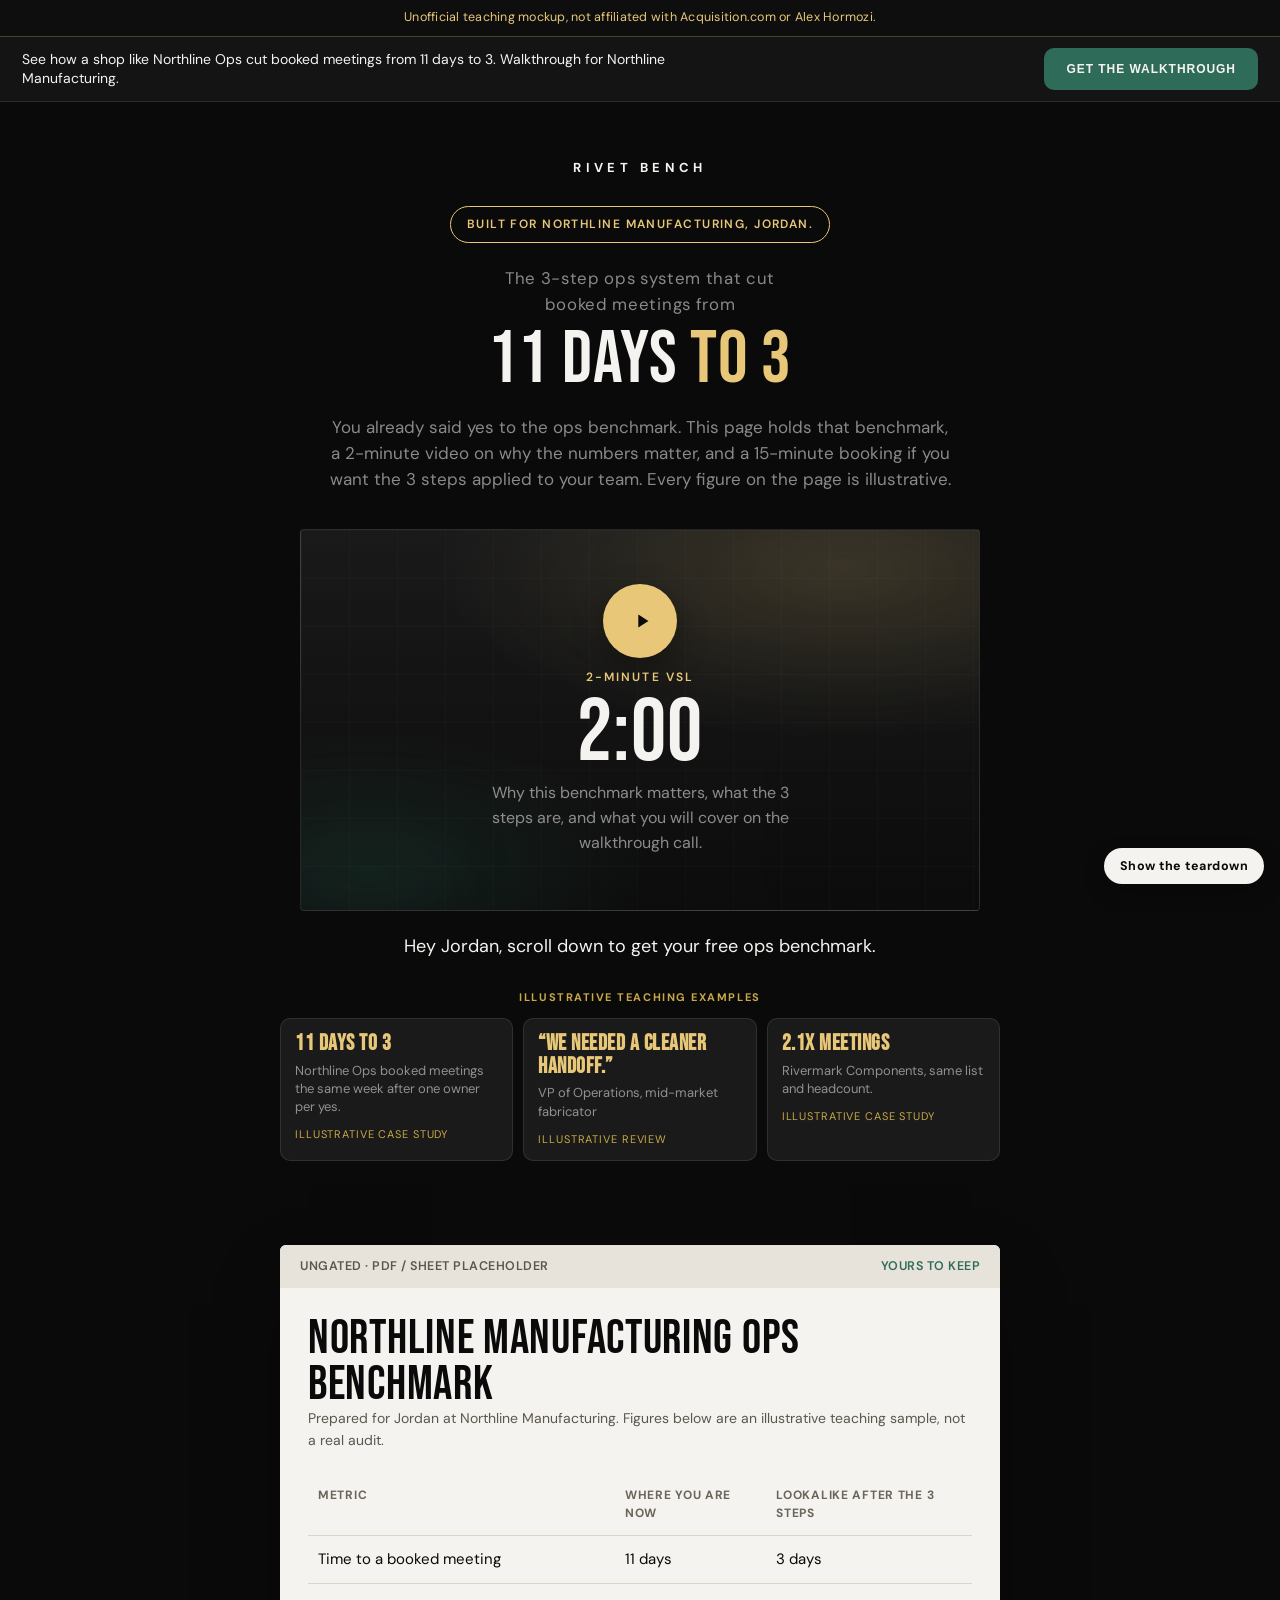
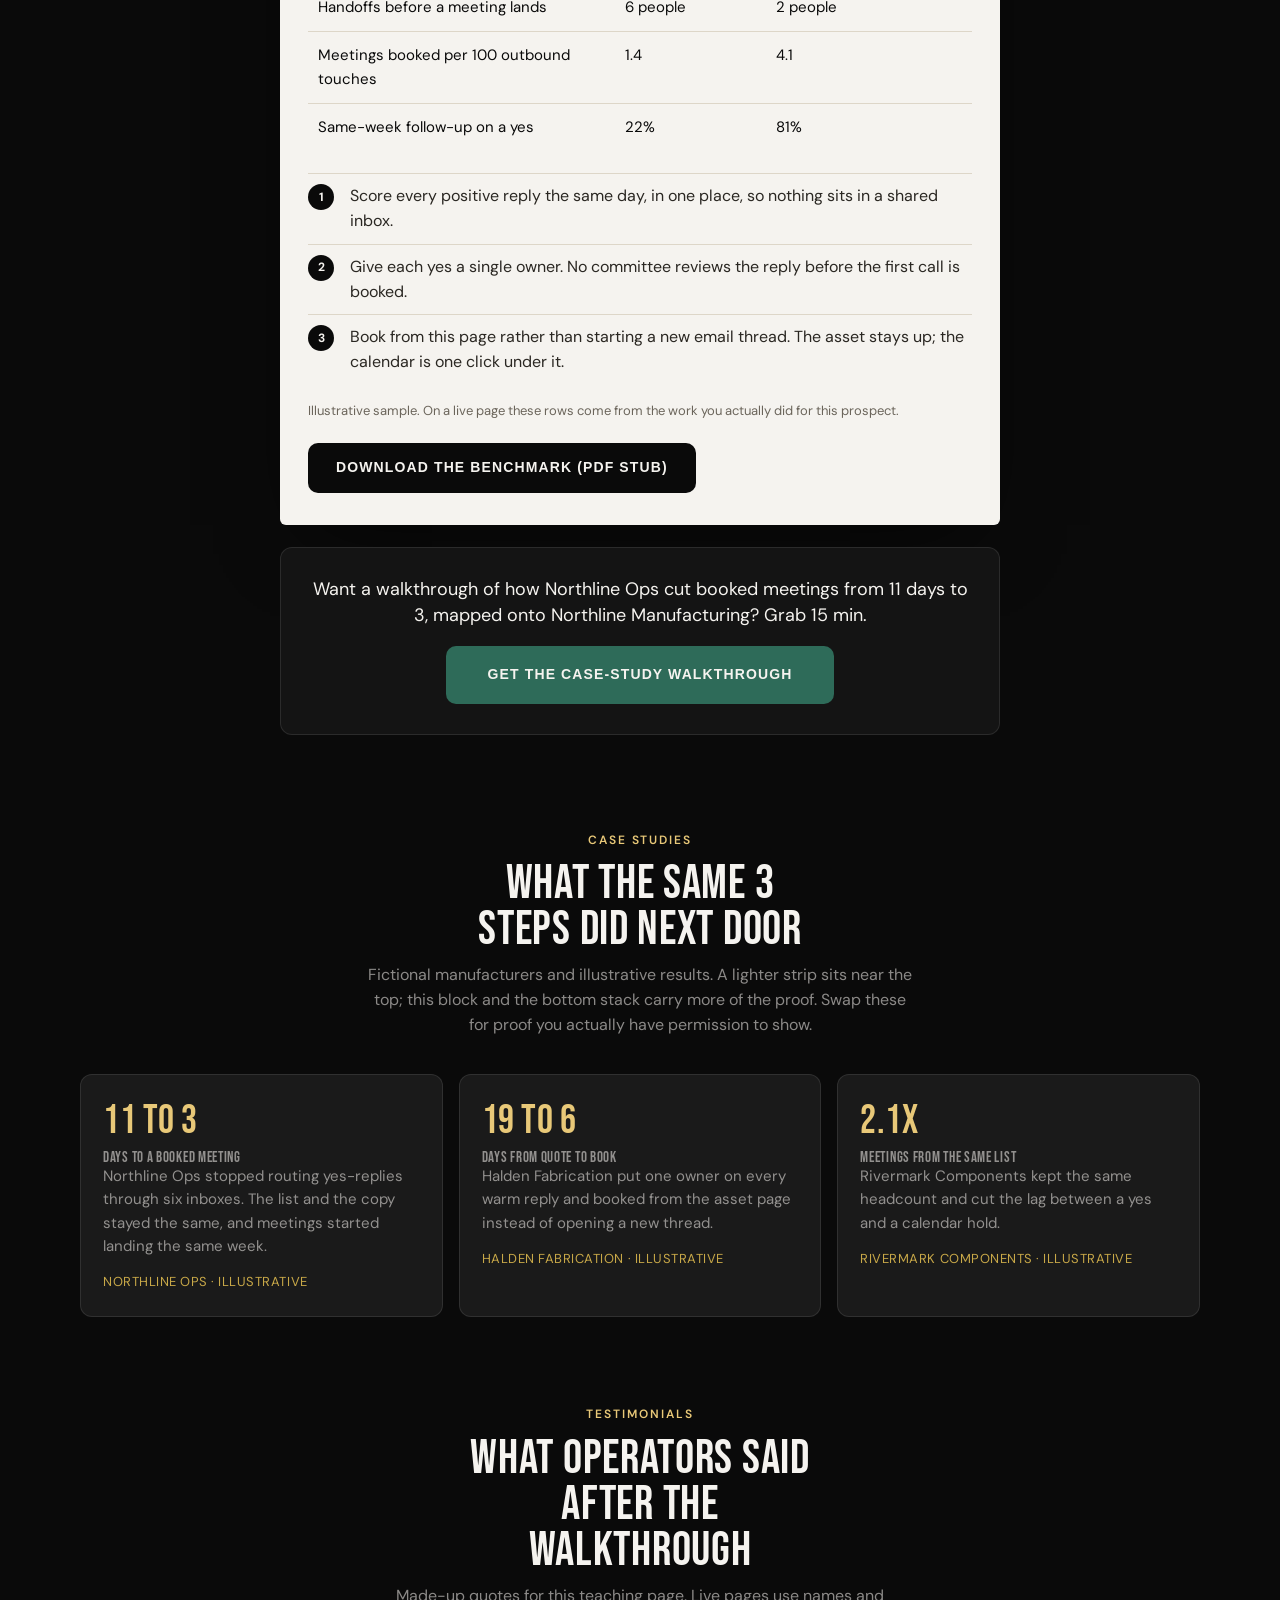
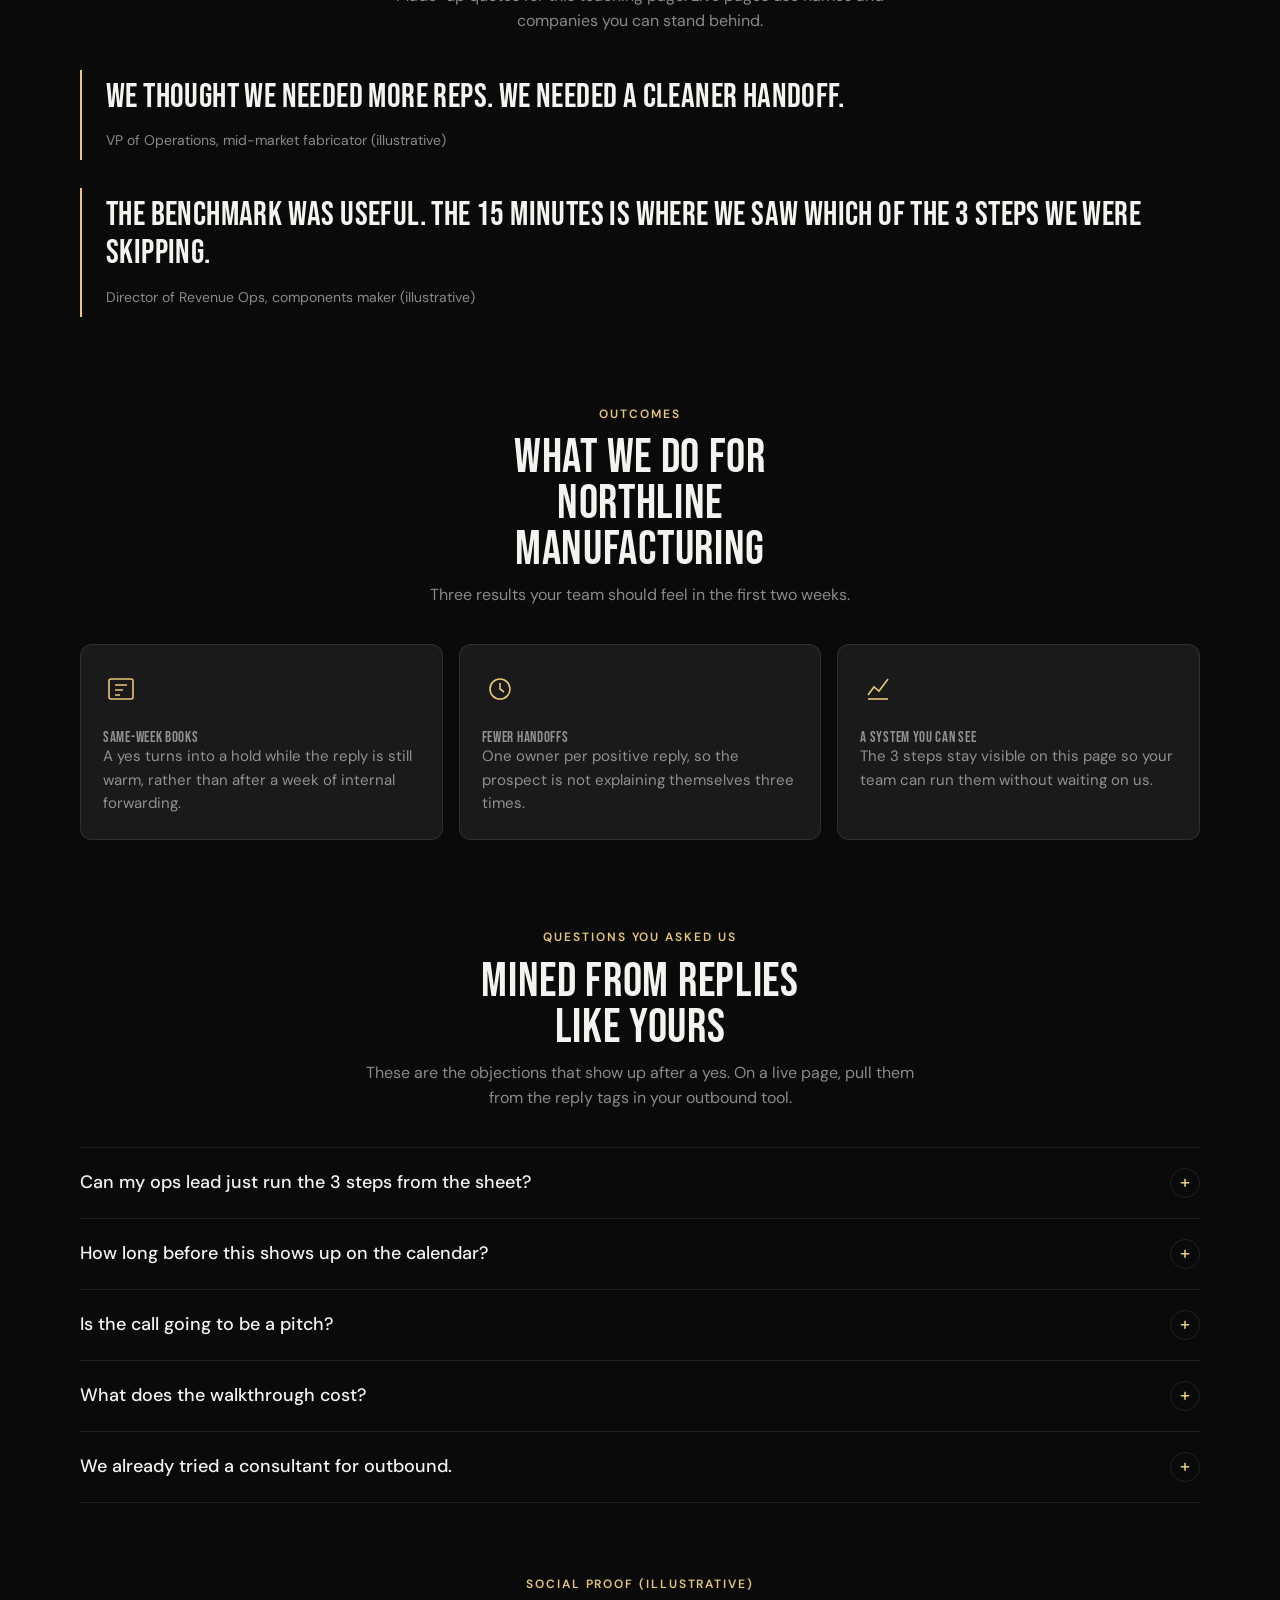
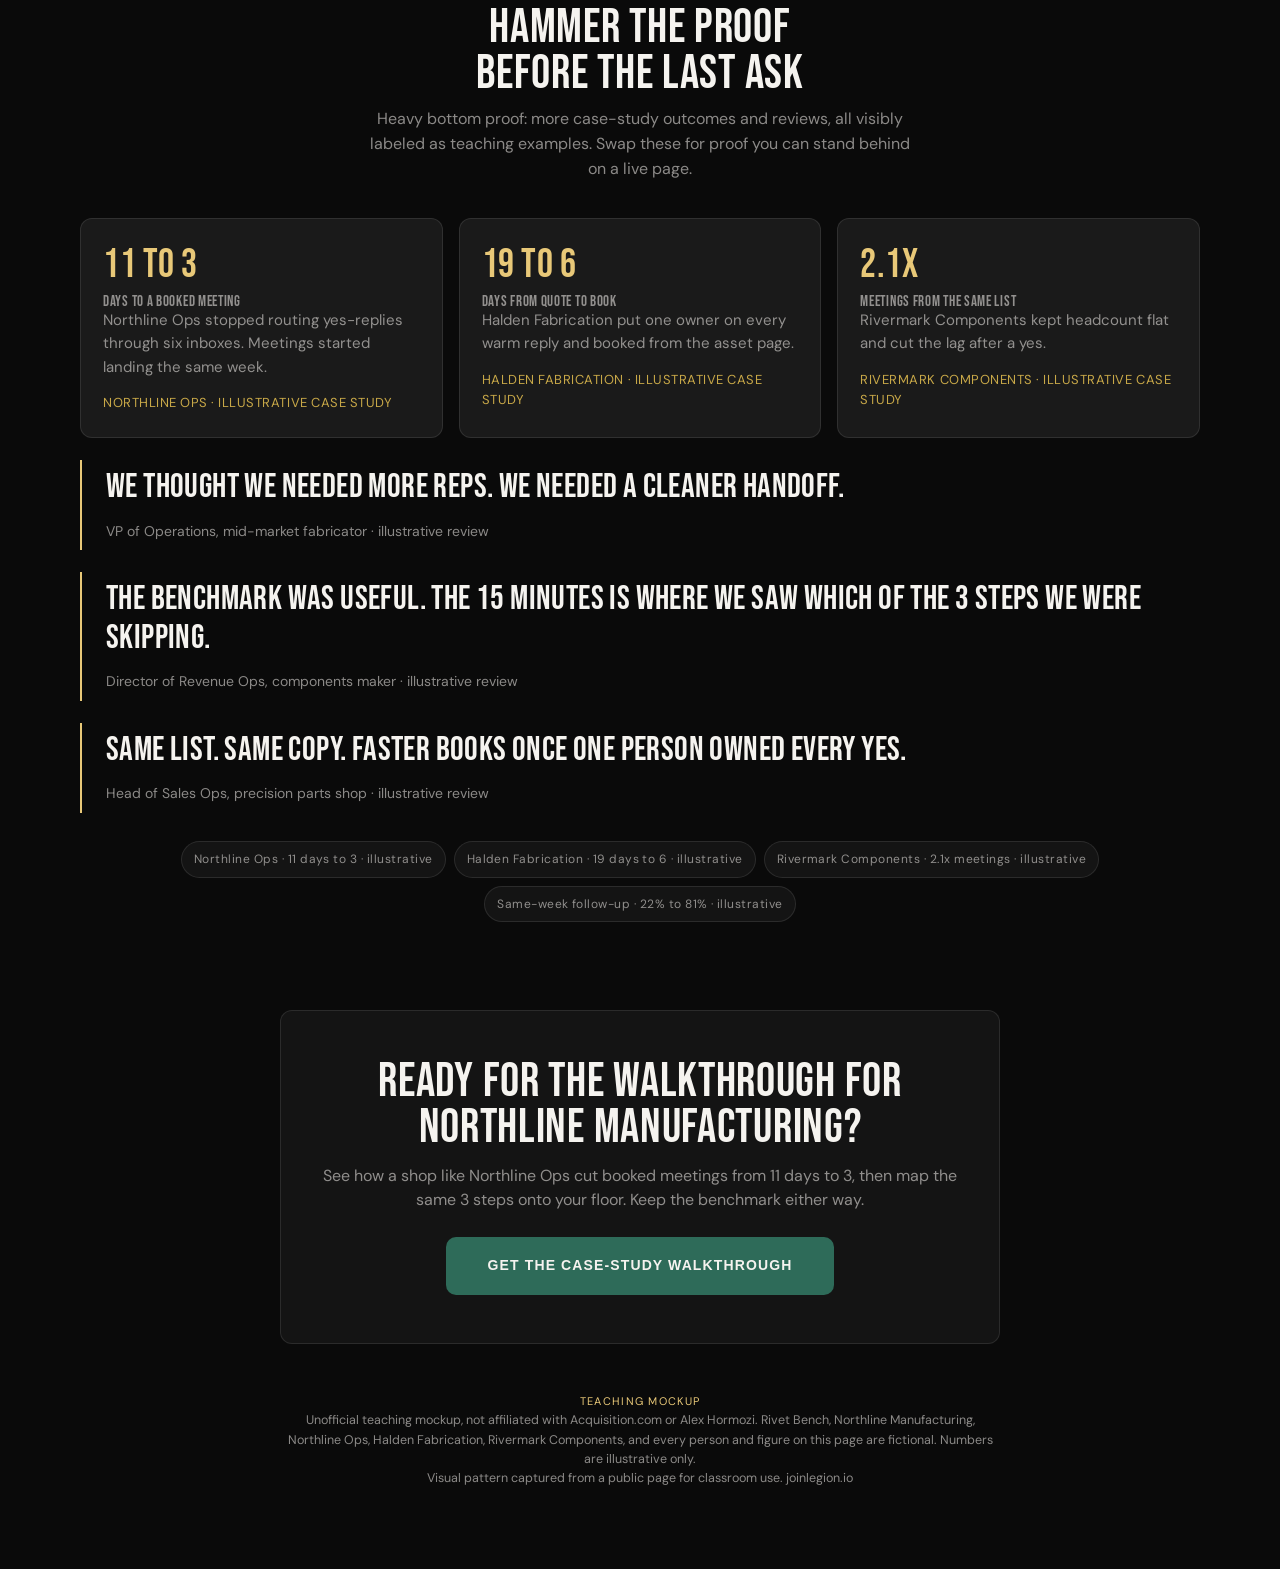
<file: index.html>
<!doctype html>
<html lang="en">
<head>
<meta charset="utf-8">
<meta name="viewport" content="width=device-width, initial-scale=1">
<meta name="robots" content="noindex, nofollow">
<title>Northline Manufacturing: ops benchmark (teaching mockup)</title>
<link rel="preconnect" href="https://fonts.googleapis.com">
<link rel="preconnect" href="https://fonts.gstatic.com" crossorigin>
<link href="https://fonts.googleapis.com/css2?family=Bebas+Neue&family=DM+Sans:ital,opsz,wght@0,9..40,400;0,9..40,500;0,9..40,600;0,9..40,700;1,9..40,400&display=swap" rel="stylesheet">
<style>
  body { font-size: 16px; }
  h1 { font-size: 4.6rem; line-height: 0.96; }
  h2 { font-size: 3rem; line-height: 0.96; }
</style>
<link rel="stylesheet" href="styles.css">
</head>
<body data-page="lp">
<div class="chrome">
  <p class="notice">Unofficial teaching mockup, not affiliated with Acquisition.com or Alex Hormozi.</p>
  <div class="banner">
    <p data-bind="stickyBanner">See how a shop like Northline Ops cut booked meetings from 11 days to 3. Walkthrough for Northline Manufacturing.</p>
    <a class="btn" data-cta="sticky_banner" href="thanks.html">Get the walkthrough</a>
  </div>
  <p class="why why-chrome">Top banner offers a walkthrough of a lookalike case-study outcome, personalized to the visitor&apos;s company (captain ask, Nov 2026).</p>
</div>

<header class="hero wrap-narrow">
  <a class="wordmark" href="#top">Rivet Bench</a>
  <span class="pill" data-bind="personalHeader">Built for Northline Manufacturing, Jordan.</span>
  <p class="promise">The 3-step ops system that cut booked meetings from</p>
  <h1>11 days <span class="gold">to 3</span></h1>
  <p class="lede">You already said yes to the ops benchmark. This page holds that benchmark, a 2-minute video on why the numbers matter, and a 15-minute booking if you want the 3 steps applied to your team. Every figure on the page is illustrative.</p>
  <p class="why">Put their name on the page so it feels made for them. Personalize first name, company, asset, lookalike, and outcome so the first reply can be one link (Office Hours, Oct 29).</p>

  <div class="vsl" data-vsl="main" id="vsl" role="button" tabindex="0" aria-label="Play 2-minute walkthrough stub">
    <div class="vsl-grid"></div>
    <div class="vsl-copy">
      <span class="play" aria-hidden="true">
        <svg width="22" height="22" viewBox="0 0 24 24" fill="currentColor"><path d="M8 5v14l11-7z"/></svg>
      </span>
      <span class="vsl-kicker">2-minute VSL</span>
      <span class="vsl-time">2:00</span>
      <span class="vsl-title">Why this benchmark matters, what the 3 steps are, and what you will cover on the walkthrough call.</span>
    </div>
  </div>
  <p class="scroll-prompt" data-bind="scrollPrompt">Hey Jordan, scroll down to get your free ops benchmark.</p>
  <p class="why">Play the short video first, then send them down to the asset, then offer the walkthrough (Workshop 1, Oct 27). They already replied, so this page never asks for an email again.</p>

  <div class="proof-strip" aria-label="Illustrative social proof">
    <span class="proof-strip-kicker">Illustrative teaching examples</span>
    <div class="proof-chips">
      <article class="proof-chip">
        <strong>11 days to 3</strong>
        <span>Northline Ops booked meetings the same week after one owner per yes.</span>
        <em>Illustrative case study</em>
      </article>
      <article class="proof-chip">
        <strong>&ldquo;We needed a cleaner handoff.&rdquo;</strong>
        <span>VP of Operations, mid-market fabricator</span>
        <em>Illustrative review</em>
      </article>
      <article class="proof-chip">
        <strong>2.1x meetings</strong>
        <span>Rivermark Components, same list and headcount.</span>
        <em>Illustrative case study</em>
      </article>
    </div>
  </div>
  <p class="why">Put a little social proof near the top so the walkthrough offer feels backed before they scroll to the asset (captain ask, Nov 2026). Keep every chip labeled illustrative.</p>
</header>

<section class="asset-section" id="asset">
  <div class="wrap-narrow">
    <div class="asset-frame">
      <div class="asset-bar">
        <span>Ungated · PDF / sheet placeholder</span>
        <span class="keep">Yours to keep</span>
      </div>
      <div class="asset">
        <h2 data-bind="assetTitle">Northline Manufacturing ops benchmark</h2>
        <p class="meta">Prepared for <span data-bind="firstName">Jordan</span> at <span data-bind="company">Northline Manufacturing</span>. Figures below are an illustrative teaching sample, not a real audit.</p>
        <table>
          <thead>
            <tr>
              <th>Metric</th>
              <th>Where you are now</th>
              <th>Lookalike after the 3 steps</th>
            </tr>
          </thead>
          <tbody>
            <tr>
              <td>Time to a booked meeting</td>
              <td>11 days</td>
              <td>3 days</td>
            </tr>
            <tr>
              <td>Handoffs before a meeting lands</td>
              <td>6 people</td>
              <td>2 people</td>
            </tr>
            <tr>
              <td>Meetings booked per 100 outbound touches</td>
              <td>1.4</td>
              <td>4.1</td>
            </tr>
            <tr>
              <td>Same-week follow-up on a yes</td>
              <td>22%</td>
              <td>81%</td>
            </tr>
          </tbody>
        </table>
        <ul class="steps">
          <li data-n="1">Score every positive reply the same day, in one place, so nothing sits in a shared inbox.</li>
          <li data-n="2">Give each yes a single owner. No committee reviews the reply before the first call is booked.</li>
          <li data-n="3">Book from this page rather than starting a new email thread. The asset stays up; the calendar is one click under it.</li>
        </ul>
        <p class="note-illust">Illustrative sample. On a live page these rows come from the work you actually did for this prospect.</p>
        <div class="download-row">
          <a class="btn btn-ink" id="download-asset" href="#asset">Download the benchmark (PDF stub)</a>
          <p class="note-illust" id="download-note" hidden>No file is attached in this teaching mockup. In production this link would return the real PDF or sheet.</p>
        </div>
      </div>
    </div>
    <p class="why">Give them the thing they asked for first, with no form in front of it. They said yes to the sample, and the call stays optional.</p>

    <div class="walk">
      <p data-bind="walkthroughLine">Want a walkthrough of how Northline Ops cut booked meetings from 11 days to 3, mapped onto Northline Manufacturing? Grab 15 min.</p>
      <a class="btn" data-cta="under_asset" href="thanks.html">Get the case-study walkthrough</a>
    </div>
    <p class="why">Keep the walkthrough line right under the asset so the call is framed as help with the thing they already have (Workshop 1, Oct 27).</p>
  </div>
</section>

<section>
  <div class="wrap">
    <span class="sec-kicker">Case studies</span>
    <div class="sec-head">
      <h2>What the same 3 steps did next door</h2>
      <p>Fictional manufacturers and illustrative results. A lighter strip sits near the top; this block and the bottom stack carry more of the proof. Swap these for proof you actually have permission to show.</p>
    </div>
    <div class="grid3">
      <article class="card">
        <div class="stat">11 to 3</div>
        <p class="card-title">Days to a booked meeting</p>
        <p>Northline Ops stopped routing yes-replies through six inboxes. The list and the copy stayed the same, and meetings started landing the same week.</p>
        <div class="who">Northline Ops · illustrative</div>
      </article>
      <article class="card">
        <div class="stat">19 to 6</div>
        <p class="card-title">Days from quote to book</p>
        <p>Halden Fabrication put one owner on every warm reply and booked from the asset page instead of opening a new thread.</p>
        <div class="who">Halden Fabrication · illustrative</div>
      </article>
      <article class="card">
        <div class="stat">2.1x</div>
        <p class="card-title">Meetings from the same list</p>
        <p>Rivermark Components kept the same headcount and cut the lag between a yes and a calendar hold.</p>
        <div class="who">Rivermark Components · illustrative</div>
      </article>
    </div>
    <p class="why">Place case studies after the gift so the proof supports the walkthrough rather than the download they already have.</p>
  </div>
</section>

<section>
  <div class="wrap">
    <span class="sec-kicker">Testimonials</span>
    <div class="sec-head">
      <h2>What operators said after the walkthrough</h2>
      <p>Made-up quotes for this teaching page. Live pages use names and companies you can stand behind.</p>
    </div>
    <blockquote class="quote">
      <p>We thought we needed more reps. We needed a cleaner handoff.</p>
      <cite>VP of Operations, mid-market fabricator (illustrative)</cite>
    </blockquote>
    <blockquote class="quote">
      <p>The benchmark was useful. The 15 minutes is where we saw which of the 3 steps we were skipping.</p>
      <cite>Director of Revenue Ops, components maker (illustrative)</cite>
    </blockquote>
    <p class="why">Keep social proof on the page. Without it, the walkthrough has to carry all of the trust (Office Hours, Oct 29).</p>
  </div>
</section>

<section>
  <div class="wrap">
    <span class="sec-kicker">Outcomes</span>
    <div class="sec-head">
      <h2>What we do for <span data-bind="company">Northline Manufacturing</span></h2>
      <p>Three results your team should feel in the first two weeks.</p>
    </div>
    <div class="grid3">
      <article class="card">
        <svg class="icon" viewBox="0 0 36 36" fill="none" stroke="currentColor" stroke-width="1.6" aria-hidden="true"><rect x="6" y="8" width="24" height="20" rx="2"/><path d="M12 14h12M12 19h8M12 24h5"/></svg>
        <p class="card-title">Same-week books</p>
        <p>A yes turns into a hold while the reply is still warm, rather than after a week of internal forwarding.</p>
      </article>
      <article class="card">
        <svg class="icon" viewBox="0 0 36 36" fill="none" stroke="currentColor" stroke-width="1.6" aria-hidden="true"><circle cx="18" cy="18" r="10"/><path d="M18 12v6l4 3"/></svg>
        <p class="card-title">Fewer handoffs</p>
        <p>One owner per positive reply, so the prospect is not explaining themselves three times.</p>
      </article>
      <article class="card">
        <svg class="icon" viewBox="0 0 36 36" fill="none" stroke="currentColor" stroke-width="1.6" aria-hidden="true"><path d="M8 24l6-8 5 4 9-12"/><path d="M8 28h20"/></svg>
        <p class="card-title">A system you can see</p>
        <p>The 3 steps stay visible on this page so your team can run them without waiting on us.</p>
      </article>
    </div>
    <p class="why">Show what you do for them as results they can feel (Office Hours, Oct 29).</p>
  </div>
</section>

<section class="faq">
  <div class="wrap">
    <span class="sec-kicker">Questions you asked us</span>
    <div class="sec-head">
      <h2>Mined from replies like yours</h2>
      <p>These are the objections that show up after a yes. On a live page, pull them from the reply tags in your outbound tool.</p>
    </div>
    <details>
      <summary>Can my ops lead just run the 3 steps from the sheet?</summary>
      <p>Yes. The benchmark is yours either way. The walkthrough is for the judgment calls: which inbox owns the yes, what "same day" means on your floor, and which of the 3 steps you are already doing.</p>
      <span class="src">Mined from: "we can handle this internally"</span>
    </details>
    <details>
      <summary>How long before this shows up on the calendar?</summary>
      <p>Teams that run all 3 steps usually see the first same-week books inside 14 days. The sheet shows the gap. Changing the routing is what moves the number.</p>
      <span class="src">Mined from: "how long does this take"</span>
    </details>
    <details>
      <summary>Is the call going to be a pitch?</summary>
      <p>The call walks through how <span data-bind="lookalike">Northline Ops</span> <span data-bind="outcome">cut booked meetings from 11 days to 3</span>, then maps that handoff onto your floor. You already have the asset, so showing up is optional.</p>
      <span class="src">Mined from: "is this a sales call"</span>
    </details>
    <details>
      <summary>What does the walkthrough cost?</summary>
      <p>The benchmark is free. The 15-minute walkthrough is free. If you want help installing the 3 steps after that, we give you a fixed price on the call so there are no surprise invoices.</p>
      <span class="src">Mined from: "what does this cost"</span>
    </details>
    <details>
      <summary>We already tried a consultant for outbound.</summary>
      <p>Most of those projects add copy or list volume. This one looks at what happens after someone says yes. If your list and copy are fine and meetings still take 11 days, the leak is usually the handoff.</p>
      <span class="src">Mined from: "we tried this before"</span>
    </details>
    <p class="why">Turn objections from real replies into FAQs so the page answers what they already typed (Office Hours, Oct 29).</p>
  </div>
</section>

<section class="proof-heavy" id="proof-bottom">
  <div class="wrap">
    <span class="sec-kicker">Social proof (illustrative)</span>
    <div class="sec-head">
      <h2>Hammer the proof before the last ask</h2>
      <p>Heavy bottom proof: more case-study outcomes and reviews, all visibly labeled as teaching examples. Swap these for proof you can stand behind on a live page.</p>
    </div>
    <div class="grid3">
      <article class="card">
        <div class="stat">11 to 3</div>
        <p class="card-title">Days to a booked meeting</p>
        <p>Northline Ops stopped routing yes-replies through six inboxes. Meetings started landing the same week.</p>
        <div class="who">Northline Ops · illustrative case study</div>
      </article>
      <article class="card">
        <div class="stat">19 to 6</div>
        <p class="card-title">Days from quote to book</p>
        <p>Halden Fabrication put one owner on every warm reply and booked from the asset page.</p>
        <div class="who">Halden Fabrication · illustrative case study</div>
      </article>
      <article class="card">
        <div class="stat">2.1x</div>
        <p class="card-title">Meetings from the same list</p>
        <p>Rivermark Components kept headcount flat and cut the lag after a yes.</p>
        <div class="who">Rivermark Components · illustrative case study</div>
      </article>
    </div>
    <div class="review-stack">
      <blockquote class="quote">
        <p>We thought we needed more reps. We needed a cleaner handoff.</p>
        <cite>VP of Operations, mid-market fabricator · illustrative review</cite>
      </blockquote>
      <blockquote class="quote">
        <p>The benchmark was useful. The 15 minutes is where we saw which of the 3 steps we were skipping.</p>
        <cite>Director of Revenue Ops, components maker · illustrative review</cite>
      </blockquote>
      <blockquote class="quote">
        <p>Same list. Same copy. Faster books once one person owned every yes.</p>
        <cite>Head of Sales Ops, precision parts shop · illustrative review</cite>
      </blockquote>
    </div>
    <div class="proof-ticker" aria-label="Illustrative outcome chips">
      <span>Northline Ops · 11 days to 3 · illustrative</span>
      <span>Halden Fabrication · 19 days to 6 · illustrative</span>
      <span>Rivermark Components · 2.1x meetings · illustrative</span>
      <span>Same-week follow-up · 22% to 81% · illustrative</span>
    </div>
    <p class="why">Bottom of the page should hammer social proof so the last walkthrough CTA sits on trust, not on a lonely button (captain ask, Nov 2026).</p>
  </div>
</section>

<div class="closer">
  <h2>Ready for the walkthrough for <span data-bind="company">Northline Manufacturing</span>?</h2>
  <p data-bind="closerLine">See how a shop like Northline Ops cut booked meetings from 11 days to 3, then map the same 3 steps onto your floor. Keep the benchmark either way.</p>
  <a class="btn" data-cta="closer" href="thanks.html">Get the case-study walkthrough</a>
</div>

<p class="legal">
  <span class="mark">Teaching mockup</span><br>
  Unofficial teaching mockup, not affiliated with Acquisition.com or Alex Hormozi. Rivet Bench, Northline Manufacturing, Northline Ops, Halden Fabrication, Rivermark Components, and every person and figure on this page are fictional. Numbers are illustrative only.<br>
  Visual pattern captured from a public page for classroom use. joinlegion.io
</p>

<div class="sticky-cta">
  <a class="btn" data-cta="sticky" href="thanks.html">Get the case-study walkthrough</a>
</div>
<button class="toggle" id="teardown-toggle" type="button">Show the teardown</button>

<aside class="side-pop" id="side-pop" aria-live="polite" hidden>
  <button class="side-pop-x" type="button" aria-label="Dismiss proof popup" id="side-pop-dismiss">&times;</button>
  <p class="side-pop-label">Illustrative teaching example</p>
  <p class="side-pop-stat" id="side-pop-stat">11 days to 3</p>
  <p class="side-pop-body" id="side-pop-body">Northline Ops booked meetings the same week after one owner per yes.</p>
  <p class="side-pop-who" id="side-pop-who">Northline Ops · illustrative case study</p>
</aside>
<p class="why why-side">Right-side slide-ins rotate case-study outcomes and reviews. Desktop docks on the right. Mobile uses a compact bottom-right chip that stays clear of CTAs and is dismissible (captain ask, Nov 2026).</p>

<div class="overlay" id="exit" role="dialog" aria-modal="true" aria-labelledby="exit-h">
  <div class="modal">
    <button class="x" type="button" aria-label="Close" onclick="closeExit()">&times;</button>
    <span class="pill">Before you go,&nbsp;<span data-bind="firstName">Jordan</span></span>
    <p class="exit-label">Illustrative teaching offer</p>
    <h2 id="exit-h" data-bind="exitHeading">See how a shop like Northline Ops cut booked meetings from 11 days to 3. Walkthrough for Northline Manufacturing.</h2>
    <p class="lead" data-bind="exitLead">You already have the benchmark. This 15-minute walkthrough shows the case-study outcome for a shop like yours, then maps the same 3 steps onto Northline Manufacturing. Nothing else to submit.</p>
    <ul>
      <li>Walk the case-study outcome for a shop like <span data-bind="lookalike">Northline Ops</span></li>
      <li>Map that handoff onto <span data-bind="company">Northline Manufacturing</span></li>
      <li>Leave with a same-week booking plan you can run without us</li>
    </ul>
    <div class="cal-stub" aria-label="Booking calendar placeholder">
      <div class="cal-head">
        <span>Pick a time</span>
        <span>Demo stub</span>
      </div>
      <div class="cal-grid">
        <a data-cta="exit_slot" href="thanks.html">Tue 10:00</a>
        <a data-cta="exit_slot" href="thanks.html">Tue 14:30</a>
        <a data-cta="exit_slot" href="thanks.html">Wed 9:15</a>
        <a data-cta="exit_slot" href="thanks.html">Wed 16:00</a>
        <a data-cta="exit_slot" href="thanks.html">Thu 11:45</a>
        <a data-cta="exit_slot" href="thanks.html">Thu 15:00</a>
      </div>
      <p class="cal-note">No real calendar is connected. Replace this block with your Cal.com or Calendly embed.</p>
    </div>
    <a class="btn" data-cta="exit_popup" href="thanks.html">Get the case-study walkthrough</a>
    <p class="foot">The benchmark stays yours even if you close this. Every outcome on this page is an illustrative teaching example.</p>
    <p class="why">Exit intent makes the same walkthrough-of-a-case-study offer as the top banner, personalized to their company (captain ask, Nov 2026). Never asks for an email again.</p>
  </div>
</div>

<!-- POSTHOG (optional): paste your project snippet here. The page works without it. -->
<script src="app.js"></script>
</body>
</html>
</file>
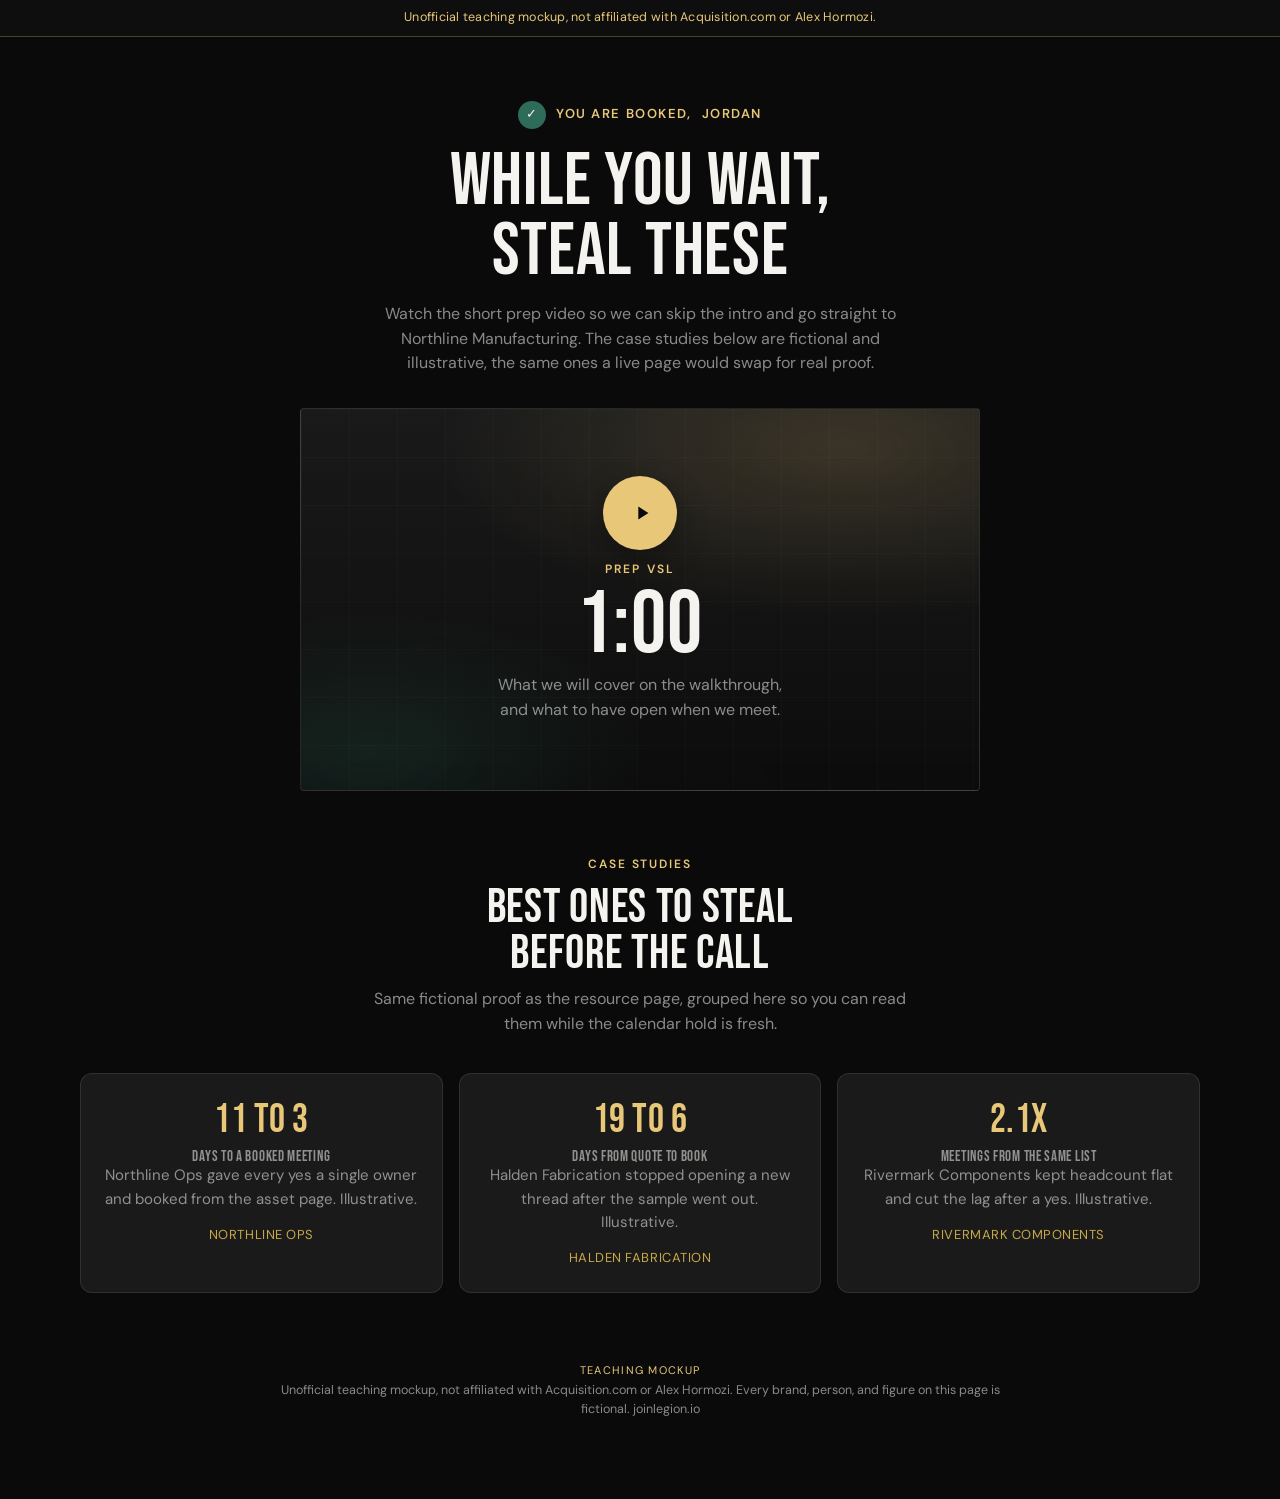
<file: thanks.html>
<!doctype html>
<html lang="en">
<head>
<meta charset="utf-8">
<meta name="viewport" content="width=device-width, initial-scale=1">
<meta name="robots" content="noindex, nofollow">
<title>You are booked (teaching mockup)</title>
<link rel="preconnect" href="https://fonts.googleapis.com">
<link rel="preconnect" href="https://fonts.gstatic.com" crossorigin>
<link href="https://fonts.googleapis.com/css2?family=Bebas+Neue&family=DM+Sans:ital,opsz,wght@0,9..40,400;0,9..40,500;0,9..40,600;0,9..40,700;1,9..40,400&display=swap" rel="stylesheet">
<style>
  body { font-size: 16px; }
  h1 { font-size: 4.6rem; line-height: 0.96; }
  h2 { font-size: 3rem; line-height: 0.96; }
</style>
<link rel="stylesheet" href="styles.css">
</head>
<body data-page="thanks">
<div class="chrome">
  <p class="notice">Unofficial teaching mockup, not affiliated with Acquisition.com or Alex Hormozi.</p>
</div>
<div class="thanks wrap">
  <span class="badge"><i>&#10003;</i> You are booked, <span data-bind="firstName">Jordan</span></span>
  <h1>While you wait, steal these</h1>
  <p class="lede">Watch the short prep video so we can skip the intro and go straight to <span data-bind="company">Northline Manufacturing</span>. The case studies below are fictional and illustrative, the same ones a live page would swap for real proof.</p>

  <div class="vsl" data-vsl="prep" role="button" tabindex="0" aria-label="Play prep video stub">
    <div class="vsl-grid"></div>
    <div class="vsl-copy">
      <span class="play" aria-hidden="true">
        <svg width="22" height="22" viewBox="0 0 24 24" fill="currentColor"><path d="M8 5v14l11-7z"/></svg>
      </span>
      <span class="vsl-kicker">Prep VSL</span>
      <span class="vsl-time">1:00</span>
      <span class="vsl-title">What we will cover on the walkthrough, and what to have open when we meet.</span>
    </div>
  </div>
  <p class="why">After booking, send them the best case studies to steal plus a short prep VSL (Workshop 1, Oct 27).</p>

  <span class="sec-kicker" style="margin-top:64px">Case studies</span>
  <div class="sec-head">
    <h2>Best ones to steal before the call</h2>
    <p>Same fictional proof as the resource page, grouped here so you can read them while the calendar hold is fresh.</p>
  </div>
  <div class="grid3">
    <article class="card">
      <div class="stat">11 to 3</div>
      <p class="card-title">Days to a booked meeting</p>
      <p>Northline Ops gave every yes a single owner and booked from the asset page. Illustrative.</p>
      <div class="who">Northline Ops</div>
    </article>
    <article class="card">
      <div class="stat">19 to 6</div>
      <p class="card-title">Days from quote to book</p>
      <p>Halden Fabrication stopped opening a new thread after the sample went out. Illustrative.</p>
      <div class="who">Halden Fabrication</div>
    </article>
    <article class="card">
      <div class="stat">2.1x</div>
      <p class="card-title">Meetings from the same list</p>
      <p>Rivermark Components kept headcount flat and cut the lag after a yes. Illustrative.</p>
      <div class="who">Rivermark Components</div>
    </article>
  </div>
</div>
<p class="legal">
  <span class="mark">Teaching mockup</span><br>
  Unofficial teaching mockup, not affiliated with Acquisition.com or Alex Hormozi. Every brand, person, and figure on this page is fictional. joinlegion.io
</p>
<script src="app.js"></script>
</body>
</html>
</file>
<file: styles.css>
/* Rivet Bench teaching mockup. Visual DNA from a public Acquisition.com capture.
   Not affiliated with Acquisition.com or Alex Hormozi. Do not redeploy as their property. */
:root {
  --bg: #0A0A0A;
  --surface: #141414;
  --card: #1A1A1A;
  --cream: #F5F3EF;
  --cream-muted: rgba(245, 243, 239, 0.55);
  --gold: #E8C878;
  --gold-deep: #C8A848;
  --cta: #2E6B59;
  --cta-hover: #3A8570;
  --ink: #0A0A0A;
  --line: rgba(245, 243, 239, 0.10);
  --error: #E51520;
  --font-display: "Bebas Neue", Impact, sans-serif;
  --font-body: "DM Sans", "Poppins", system-ui, sans-serif;
  --font-cta: "Helvetica Neue", Helvetica, Arial, sans-serif;
  --r-cta: 10px;
  --r-pill: 999px;
  --r-card: 12px;
}

* { box-sizing: border-box; }
html { scroll-behavior: smooth; }
html, body { margin: 0; background: var(--bg); color: var(--cream); }
body {
  font: 400 16px/1.55 var(--font-body);
  -webkit-font-smoothing: antialiased;
  text-rendering: optimizeLegibility;
}
img { max-width: 100%; }
a { color: inherit; }
button { font: inherit; }

.wrap { width: min(1120px, calc(100% - 40px)); margin: 0 auto; }
.wrap-narrow { width: min(720px, calc(100% - 40px)); margin: 0 auto; }

.chrome { position: sticky; top: 0; z-index: 40; background: var(--bg); }
.notice {
  margin: 0;
  padding: 9px 20px;
  text-align: center;
  font-size: 12.5px;
  line-height: 1.4;
  letter-spacing: 0.02em;
  color: var(--gold);
  background: #0E0E0E;
  border-bottom: 1px solid rgba(232, 200, 120, 0.28);
}
.banner {
  display: flex;
  align-items: center;
  justify-content: space-between;
  gap: 16px;
  padding: 11px 22px;
  background: var(--surface);
  border-bottom: 1px solid var(--line);
}
.banner p {
  margin: 0;
  font-size: 14px;
  line-height: 1.35;
  color: var(--cream);
  max-width: 72ch;
}
.banner .btn { padding: 12px 22px; font-size: 12px; letter-spacing: 0.08em; }

.wordmark {
  display: block;
  text-align: center;
  font-family: var(--font-body);
  font-weight: 700;
  font-size: 13px;
  letter-spacing: 0.34em;
  text-transform: uppercase;
  color: var(--cream);
  text-decoration: none;
}
h1, h2, h3 {
  font-family: var(--font-display);
  font-weight: 400;
  letter-spacing: 0.7px;
  line-height: 0.96;
  margin: 0;
  text-transform: uppercase;
}
h1 { font-size: 4.6rem; }
h2 { font-size: 3rem; }
h3 { font-size: 1.75rem; }
.gold { color: var(--gold); }
.muted { color: var(--cream-muted); }

.pill {
  display: inline-flex;
  align-items: center;
  justify-content: center;
  border: 1px solid var(--gold);
  border-radius: var(--r-pill);
  color: var(--gold);
  font-size: 12px;
  font-weight: 600;
  letter-spacing: 0.12em;
  text-transform: uppercase;
  padding: 8px 16px;
  background: transparent;
}

.btn {
  display: inline-flex;
  align-items: center;
  justify-content: center;
  background: var(--cta);
  color: var(--cream);
  text-decoration: none;
  font-family: var(--font-cta);
  font-size: 14px;
  font-weight: 700;
  letter-spacing: 0.08em;
  text-transform: uppercase;
  padding: 20px 80px;
  border: 0;
  border-radius: var(--r-cta);
  cursor: pointer;
  transition: background .15s ease, transform .15s ease;
  white-space: nowrap;
}
.btn:hover { background: var(--cta-hover); transform: translateY(-1px); }
.btn:focus-visible { outline: 2px solid var(--gold); outline-offset: 3px; }
.btn-block { width: 100%; }

.hero { padding: 56px 0 12px; text-align: center; }
.hero .wordmark { margin-bottom: 28px; }
.hero .pill { margin-bottom: 22px; }
.hero .promise {
  margin: 0 auto 8px;
  max-width: 28ch;
  font-size: 1.05rem;
  letter-spacing: 0.04em;
  color: var(--cream-muted);
}
.hero h1 { margin: 0 auto 18px; max-width: 12ch; }
.hero .lede {
  margin: 0 auto 36px;
  max-width: 52ch;
  font-size: 17px;
  color: var(--cream-muted);
}

.vsl {
  position: relative;
  aspect-ratio: 16 / 9;
  width: 100%;
  max-width: 680px;
  margin: 0 auto;
  border-radius: 4px;
  overflow: hidden;
  background:
    radial-gradient(120% 90% at 80% 10%, rgba(232, 200, 120, 0.16), transparent 50%),
    radial-gradient(90% 80% at 10% 90%, rgba(46, 107, 89, 0.22), transparent 46%),
    linear-gradient(180deg, #1A1A1A 0%, #0C0C0C 100%);
  border: 1px solid var(--line);
  cursor: pointer;
  color: var(--cream);
}
.vsl:focus-visible { outline: 2px solid var(--gold); outline-offset: 4px; }
.vsl-grid {
  position: absolute; inset: 0;
  background-image:
    linear-gradient(rgba(245,243,239,0.04) 1px, transparent 1px),
    linear-gradient(90deg, rgba(245,243,239,0.04) 1px, transparent 1px);
  background-size: 48px 48px;
  opacity: 0.5;
  pointer-events: none;
}
.vsl-copy {
  position: relative;
  z-index: 1;
  height: 100%;
  display: flex;
  flex-direction: column;
  align-items: center;
  justify-content: center;
  gap: 10px;
  padding: 24px;
}
.vsl-kicker {
  font-size: 12px;
  font-weight: 600;
  letter-spacing: 0.18em;
  text-transform: uppercase;
  color: var(--gold);
}
.vsl-time {
  font-family: var(--font-display);
  font-size: 5.5rem;
  letter-spacing: 1px;
  line-height: 0.85;
}
.vsl-title { font-size: 16px; color: var(--cream-muted); max-width: 28ch; }
.play {
  width: 74px; height: 74px; border-radius: 50%;
  background: var(--gold);
  color: var(--ink);
  display: grid; place-items: center;
  box-shadow: 0 10px 30px rgba(0,0,0,.35);
  transition: transform .15s ease;
}
.play svg { margin-left: 3px; }
.vsl:hover .play { transform: scale(1.05); }
.vsl.is-playing .play { display: none; }
.vsl.is-playing .vsl-time { color: var(--gold); }

.scroll-prompt {
  margin: 22px auto 0;
  max-width: 680px;
  font-size: 18px;
  color: var(--cream);
}
.scroll-prompt a { color: var(--gold); text-decoration: none; border-bottom: 1px solid rgba(232,200,120,.4); }

.asset-section { padding: 64px 0 8px; }
.asset-frame {
  background: var(--cream);
  color: var(--ink);
  border-radius: 6px;
  overflow: hidden;
  box-shadow: 0 30px 80px -30px rgba(0,0,0,.7);
}
.asset-bar {
  display: flex;
  justify-content: space-between;
  align-items: center;
  gap: 12px;
  padding: 12px 20px;
  background: #E7E3DA;
  font-size: 12.5px;
  font-weight: 600;
  letter-spacing: 0.04em;
  text-transform: uppercase;
  color: #5c574e;
}
.asset-bar .keep { color: var(--cta); }
.asset { padding: 28px 28px 32px; }
.asset h3 {
  font-family: var(--font-display);
  color: var(--ink);
  font-size: 2.15rem;
  margin: 0 0 6px;
}
.asset .meta { margin: 0 0 22px; color: #5c574e; font-size: 14px; }
.asset table { width: 100%; border-collapse: collapse; font-size: 15px; }
.asset th, .asset td {
  text-align: left;
  padding: 12px 10px;
  border-bottom: 1px solid #ddd6c8;
  vertical-align: top;
}
.asset th { font-size: 12px; letter-spacing: 0.06em; text-transform: uppercase; color: #6b655b; }
.asset tr:last-child td { border-bottom: 0; }
.asset .steps { margin: 22px 0 0; padding: 0; list-style: none; }
.asset .steps li {
  position: relative;
  padding: 10px 0 10px 42px;
  border-top: 1px solid #ddd6c8;
  color: #2a2722;
}
.asset .steps li:before {
  content: attr(data-n);
  position: absolute; left: 0; top: 10px;
  width: 26px; height: 26px; border-radius: 50%;
  background: var(--ink); color: var(--cream);
  display: grid; place-items: center;
  font-size: 12px; font-weight: 700;
}
.note-illust { margin: 16px 0 0; font-size: 13px; color: #6b655b; }
.download-row { margin-top: 22px; }
.btn-ink { background: var(--ink); color: var(--cream); padding: 14px 28px; }
.btn-ink:hover { background: #222; }

.walk {
  margin: 22px auto 0;
  max-width: 720px;
  padding: 28px 28px 30px;
  background: var(--surface);
  border: 1px solid var(--line);
  border-radius: var(--r-card);
  text-align: center;
}
.walk p {
  margin: 0 0 18px;
  font-size: 18px;
  line-height: 1.45;
  color: var(--cream);
}
.walk .btn { padding: 18px 42px; }

section { padding: 88px 0 0; }
.sec-kicker {
  display: block;
  text-align: center;
  color: var(--gold);
  font-size: 12px;
  font-weight: 600;
  letter-spacing: 0.16em;
  text-transform: uppercase;
  margin-bottom: 12px;
}
.sec-head { text-align: center; margin-bottom: 36px; }
.sec-head h2 { margin: 0 auto 10px; max-width: 18ch; }
.sec-head p { margin: 0 auto; max-width: 50ch; color: var(--cream-muted); }

.grid3 { display: grid; grid-template-columns: repeat(3, 1fr); gap: 16px; }
.card {
  background: var(--card);
  border: 1px solid var(--line);
  border-radius: var(--r-card);
  padding: 26px 22px 24px;
}
.card .stat {
  font-family: var(--font-display);
  font-size: 40px;
  letter-spacing: 0.5px;
  color: var(--gold);
  line-height: 1;
  margin-bottom: 10px;
}
.card-title {
  font-family: var(--font-display);
  font-weight: 400;
  letter-spacing: 0.7px;
  line-height: 0.96;
  text-transform: uppercase;
  font-size: 1.7rem;
  margin: 0 0 8px;
  color: var(--cream);
}
.card p { margin: 0; color: var(--cream-muted); font-size: 15px; }
.card .who { margin-top: 14px; font-size: 13px; color: var(--gold-deep); letter-spacing: 0.04em; text-transform: uppercase; }
.icon { width: 36px; height: 36px; margin-bottom: 16px; color: var(--gold); }

blockquote.quote {
  margin: 28px 0 0;
  padding: 8px 0 8px 24px;
  border-left: 2px solid var(--gold);
}
blockquote.quote p {
  margin: 0;
  font-family: var(--font-display);
  font-size: 2.15rem;
  line-height: 1.12;
  letter-spacing: 0.4px;
  text-transform: uppercase;
}
blockquote.quote cite {
  display: block;
  margin-top: 14px;
  font-style: normal;
  font-size: 14px;
  color: var(--cream-muted);
}

.faq details { border-top: 1px solid var(--line); }
.faq details:last-of-type { border-bottom: 1px solid var(--line); }
.faq summary {
  list-style: none;
  display: flex;
  justify-content: space-between;
  align-items: center;
  gap: 20px;
  padding: 20px 0;
  cursor: pointer;
  font-size: 18px;
  font-weight: 500;
}
.faq summary::-webkit-details-marker { display: none; }
.faq summary:after {
  content: "+";
  flex: none;
  width: 28px; height: 28px;
  border: 1px solid var(--line);
  border-radius: 50%;
  display: grid; place-items: center;
  color: var(--gold);
  font-size: 18px;
}
.faq details[open] summary:after { content: "+"; transform: rotate(45deg); }
.faq details p { margin: -4px 0 20px; color: var(--cream-muted); max-width: 62ch; }
.faq .src { display: block; margin-top: 8px; font-size: 12px; color: var(--gold-deep); letter-spacing: 0.04em; text-transform: uppercase; }

.closer {
  margin: 88px auto 0;
  max-width: 720px;
  text-align: center;
  padding: 48px 28px;
  background: var(--surface);
  border: 1px solid var(--line);
  border-radius: var(--r-card);
}
.closer h2 { margin-bottom: 12px; }
.closer p { margin: 0 0 24px; color: var(--cream-muted); }
.closer .btn { padding: 18px 42px; }

.legal {
  width: min(720px, calc(100% - 40px));
  margin: 48px auto 80px;
  text-align: center;
  font-size: 12.5px;
  line-height: 1.55;
  color: var(--cream-muted);
}
.legal .mark { color: var(--gold); letter-spacing: 0.12em; text-transform: uppercase; font-size: 11px; }

.why {
  display: none;
  margin: 16px auto 0;
  max-width: 720px;
  text-align: left;
  font-size: 13px;
  line-height: 1.5;
  color: var(--cream);
  background: rgba(232, 200, 120, 0.08);
  border: 1px dashed rgba(232, 200, 120, 0.55);
  border-radius: 8px;
  padding: 10px 14px;
}
.why:before {
  content: "Why";
  display: inline-block;
  margin-right: 8px;
  color: var(--gold);
  font-weight: 700;
  letter-spacing: 0.08em;
  text-transform: uppercase;
  font-size: 11px;
}
body.teardown .why { display: block; }

.toggle {
  position: fixed;
  right: 16px;
  left: auto;
  bottom: 16px;
  z-index: 45;
  background: var(--cream);
  color: var(--ink);
  border: 0;
  border-radius: var(--r-pill);
  padding: 10px 16px;
  font: 700 12.5px var(--font-body);
  letter-spacing: 0.04em;
  cursor: pointer;
  box-shadow: 0 8px 24px -8px rgba(0,0,0,.5);
  max-width: calc(100vw - 32px);
}
.toggle:focus-visible { outline: 2px solid var(--gold); outline-offset: 3px; }

.sticky-cta {
  display: none;
  position: fixed;
  left: 0; right: 0; bottom: 0;
  z-index: 35;
  padding: 12px 16px calc(12px + env(safe-area-inset-bottom));
  background: rgba(10,10,10,0.92);
  backdrop-filter: blur(10px);
  -webkit-backdrop-filter: blur(10px);
  border-top: 1px solid var(--line);
}
.sticky-cta .btn { width: 100%; padding: 16px 18px; }

.overlay {
  position: fixed; inset: 0;
  background: rgba(0,0,0,.72);
  backdrop-filter: blur(5px);
  -webkit-backdrop-filter: blur(5px);
  display: none;
  align-items: center;
  justify-content: center;
  z-index: 60;
  padding: 16px;
}
.overlay.on { display: flex; animation: fade .2s ease; }
.overlay.on .modal { animation: rise .28s cubic-bezier(.2,.8,.2,1); }
@keyframes fade { from { opacity: 0; } }
@keyframes rise { from { opacity: 0; transform: translateY(14px) scale(.98); } }
.modal {
  background: var(--bg);
  color: var(--cream);
  max-width: 560px;
  width: 100%;
  border-radius: 12px;
  padding: 36px 32px 28px;
  position: relative;
  border: 1px solid var(--line);
  box-shadow: 0 30px 80px -20px rgba(0,0,0,.6);
  max-height: calc(100vh - 32px);
  overflow: auto;
}
.modal .x {
  position: absolute; right: 12px; top: 12px;
  width: 36px; height: 36px; border-radius: 50%;
  background: var(--surface);
  border: 1px solid var(--line);
  color: var(--cream-muted);
  font-size: 20px;
  cursor: pointer;
}
.modal .pill { margin-bottom: 14px; }
.modal h2 { font-size: 2.25rem; margin: 0 0 12px; }
.modal .lead { margin: 0 0 18px; color: var(--cream-muted); }
.modal ul { list-style: none; padding: 0; margin: 0 0 20px; }
.modal li {
  position: relative;
  padding: 10px 0 10px 36px;
  border-top: 1px solid var(--line);
  color: var(--cream);
}
.modal li:before {
  content: "";
  position: absolute; left: 0; top: 14px;
  width: 18px; height: 18px; border-radius: 50%;
  background: rgba(46,107,89,.25);
  box-shadow: inset 0 0 0 1px var(--cta);
}
.modal li:after {
  content: "";
  position: absolute; left: 5px; top: 19px;
  width: 8px; height: 5px;
  border-left: 2px solid var(--gold);
  border-bottom: 2px solid var(--gold);
  transform: rotate(-45deg);
}
.cal-stub {
  background: var(--surface);
  border: 1px solid var(--line);
  border-radius: 10px;
  padding: 16px;
  margin: 0 0 18px;
}
.cal-stub .cal-head {
  display: flex;
  justify-content: space-between;
  font-size: 13px;
  color: var(--cream-muted);
  margin-bottom: 12px;
  text-transform: uppercase;
  letter-spacing: 0.08em;
}
.cal-grid { display: grid; grid-template-columns: repeat(3, 1fr); gap: 8px; }
.cal-grid a {
  display: block;
  text-align: center;
  padding: 10px 6px;
  background: var(--card);
  border: 1px solid var(--line);
  border-radius: 8px;
  color: var(--cream);
  text-decoration: none;
  font-size: 13px;
  cursor: pointer;
}
.cal-grid a:hover { border-color: var(--gold); color: var(--gold); }
.cal-note { margin: 10px 0 0; font-size: 12px; color: var(--cream-muted); }
.modal .btn { width: 100%; padding: 16px 18px; }
.foot { font-size: 13.5px; color: var(--cream-muted); text-align: center; margin: 14px 0 0; }

.thanks { padding: 64px 0 20px; text-align: center; }
.thanks .badge {
  display: inline-flex;
  align-items: center;
  gap: 10px;
  color: var(--gold);
  font-size: 13px;
  font-weight: 600;
  letter-spacing: 0.12em;
  text-transform: uppercase;
  margin-bottom: 18px;
}
.thanks .badge i {
  width: 28px; height: 28px; border-radius: 50%;
  background: var(--cta); color: var(--cream);
  display: grid; place-items: center;
  font-style: normal;
}
.thanks h1 { margin: 0 auto 14px; max-width: 16ch; }
.thanks .lede { margin: 0 auto 32px; max-width: 50ch; color: var(--cream-muted); }
.thanks .vsl { margin-bottom: 8px; }

@media (max-width: 820px) {
  .grid3 { grid-template-columns: 1fr; }
  .banner { flex-direction: column; align-items: stretch; text-align: center; padding: 10px 16px; }
  .banner p { font-size: 13px; }
  .banner .btn { width: 100%; }
  .notice { font-size: 11.5px; padding: 8px 14px; }
  .hero { padding: 24px 0 8px; }
  .hero .lede { font-size: 15px; margin-bottom: 22px; }
  .hero .promise { font-size: 0.95rem; }
  h1 { font-size: 2.75rem; }
  h2 { font-size: 2.1rem; }
  .hero h1 { font-size: 2.75rem; }
  .vsl-time { font-size: 3.5rem; }
  .play { width: 56px; height: 56px; }
  .vsl-copy { gap: 6px; padding: 16px 20px; }
  .vsl-title { max-width: 100%; padding: 0 4px; }
  .asset { padding: 20px 16px 24px; overflow-x: auto; }
  .asset table { min-width: 520px; }
  .walk { padding: 22px 18px; }
  .walk .btn, .closer .btn, .btn { padding: 16px 22px; white-space: normal; }
  section { padding: 64px 0 0; }
  .closer { margin-top: 64px; padding: 32px 18px; }
  .sticky-cta { display: block; }
  body { padding-bottom: 84px; }
  .toggle { bottom: 92px; right: 12px; left: auto; font-size: 11.5px; padding: 9px 12px; }
  .modal { padding: 20px 16px 16px; }
  .modal h2 { font-size: 1.9rem; }
  .modal li { padding: 8px 0 8px 36px; }
  .cal-stub { padding: 12px; margin-bottom: 14px; }
  .cal-grid { grid-template-columns: 1fr 1fr; }
}


/* Upper proof strip */
.proof-strip {
  margin: 28px auto 8px;
  max-width: 720px;
  text-align: left;
}
.proof-strip-kicker {
  display: block;
  text-align: center;
  color: var(--gold-deep);
  font-size: 11px;
  font-weight: 700;
  letter-spacing: 0.14em;
  text-transform: uppercase;
  margin-bottom: 12px;
}
.proof-chips {
  display: grid;
  grid-template-columns: repeat(3, 1fr);
  gap: 10px;
}
.proof-chip {
  background: var(--card);
  border: 1px solid var(--line);
  border-radius: 10px;
  padding: 14px 14px 12px;
}
.proof-chip strong {
  display: block;
  font-family: var(--font-display);
  font-size: 1.35rem;
  letter-spacing: 0.5px;
  line-height: 1.05;
  text-transform: uppercase;
  color: var(--gold);
  margin-bottom: 6px;
}
.proof-chip span {
  display: block;
  font-size: 13px;
  color: var(--cream-muted);
  line-height: 1.4;
}
.proof-chip em {
  display: block;
  margin-top: 10px;
  font-style: normal;
  font-size: 11px;
  letter-spacing: 0.08em;
  text-transform: uppercase;
  color: var(--gold-deep);
}

/* Heavy bottom proof */
.proof-heavy { padding-top: 72px; }
.review-stack { margin-top: 8px; }
.review-stack .quote { margin-top: 22px; }
.proof-ticker {
  display: flex;
  flex-wrap: wrap;
  gap: 8px;
  justify-content: center;
  margin: 28px auto 0;
}
.proof-ticker span {
  display: inline-flex;
  align-items: center;
  padding: 8px 12px;
  border-radius: var(--r-pill);
  border: 1px solid var(--line);
  background: var(--surface);
  font-size: 12px;
  letter-spacing: 0.04em;
  color: var(--cream-muted);
}

/* Exit label */
.exit-label {
  margin: 0 0 8px;
  font-size: 11px;
  font-weight: 700;
  letter-spacing: 0.12em;
  text-transform: uppercase;
  color: var(--gold-deep);
}

/* Teardown notes that sit in chrome or near fixed UI */
.why-chrome {
  margin: 0;
  border-radius: 0;
  border-left: 0;
  border-right: 0;
}
body.teardown .why-chrome { display: block; }
.why-side {
  position: fixed;
  right: 16px;
  bottom: 72px;
  z-index: 44;
  max-width: 280px;
  margin: 0;
  box-shadow: 0 12px 40px -16px rgba(0,0,0,.55);
}
body.teardown .why-side { display: block; }
body.teardown .side-pop { bottom: 210px; }

/* Right-side rotating proof popups */
.side-pop {
  position: fixed;
  right: 18px;
  bottom: 88px;
  z-index: 42;
  width: min(320px, calc(100vw - 28px));
  background: var(--card);
  color: var(--cream);
  border: 1px solid rgba(232, 200, 120, 0.35);
  border-radius: 12px;
  padding: 16px 40px 14px 16px;
  box-shadow: 0 18px 50px -18px rgba(0,0,0,.65);
  transform: translateX(120%);
  opacity: 0;
  pointer-events: none;
  transition: transform .35s cubic-bezier(.2,.8,.2,1), opacity .25s ease;
}
.side-pop.on {
  transform: translateX(0);
  opacity: 1;
  pointer-events: auto;
}
.side-pop[hidden] { display: none; }
.side-pop-x {
  position: absolute;
  top: 8px;
  right: 8px;
  width: 28px;
  height: 28px;
  border-radius: 50%;
  border: 1px solid var(--line);
  background: var(--surface);
  color: var(--cream-muted);
  font-size: 18px;
  line-height: 1;
  cursor: pointer;
}
.side-pop-label {
  margin: 0 0 6px;
  font-size: 10.5px;
  font-weight: 700;
  letter-spacing: 0.12em;
  text-transform: uppercase;
  color: var(--gold-deep);
}
.side-pop-stat {
  margin: 0 0 6px;
  font-family: var(--font-display);
  font-size: 1.7rem;
  letter-spacing: 0.5px;
  line-height: 1;
  text-transform: uppercase;
  color: var(--gold);
}
.side-pop-body {
  margin: 0;
  font-size: 14px;
  line-height: 1.4;
  color: var(--cream-muted);
}
.side-pop-who {
  margin: 10px 0 0;
  font-size: 11.5px;
  letter-spacing: 0.06em;
  text-transform: uppercase;
  color: var(--gold-deep);
}

@media (max-width: 820px) {
  .proof-chips { grid-template-columns: 1fr; }
  .proof-strip { margin-top: 20px; }
  .side-pop {
    right: 12px;
    left: auto;
    bottom: 160px;
    width: min(280px, calc(100vw - 24px));
    padding: 14px 36px 12px 14px;
  }
  body.teardown .why-side {
    right: 12px;
    bottom: 300px;
    max-width: min(280px, calc(100vw - 24px));
  }
  body.teardown .side-pop { bottom: 380px; }
  .proof-heavy { padding-top: 48px; }
}
</file>
